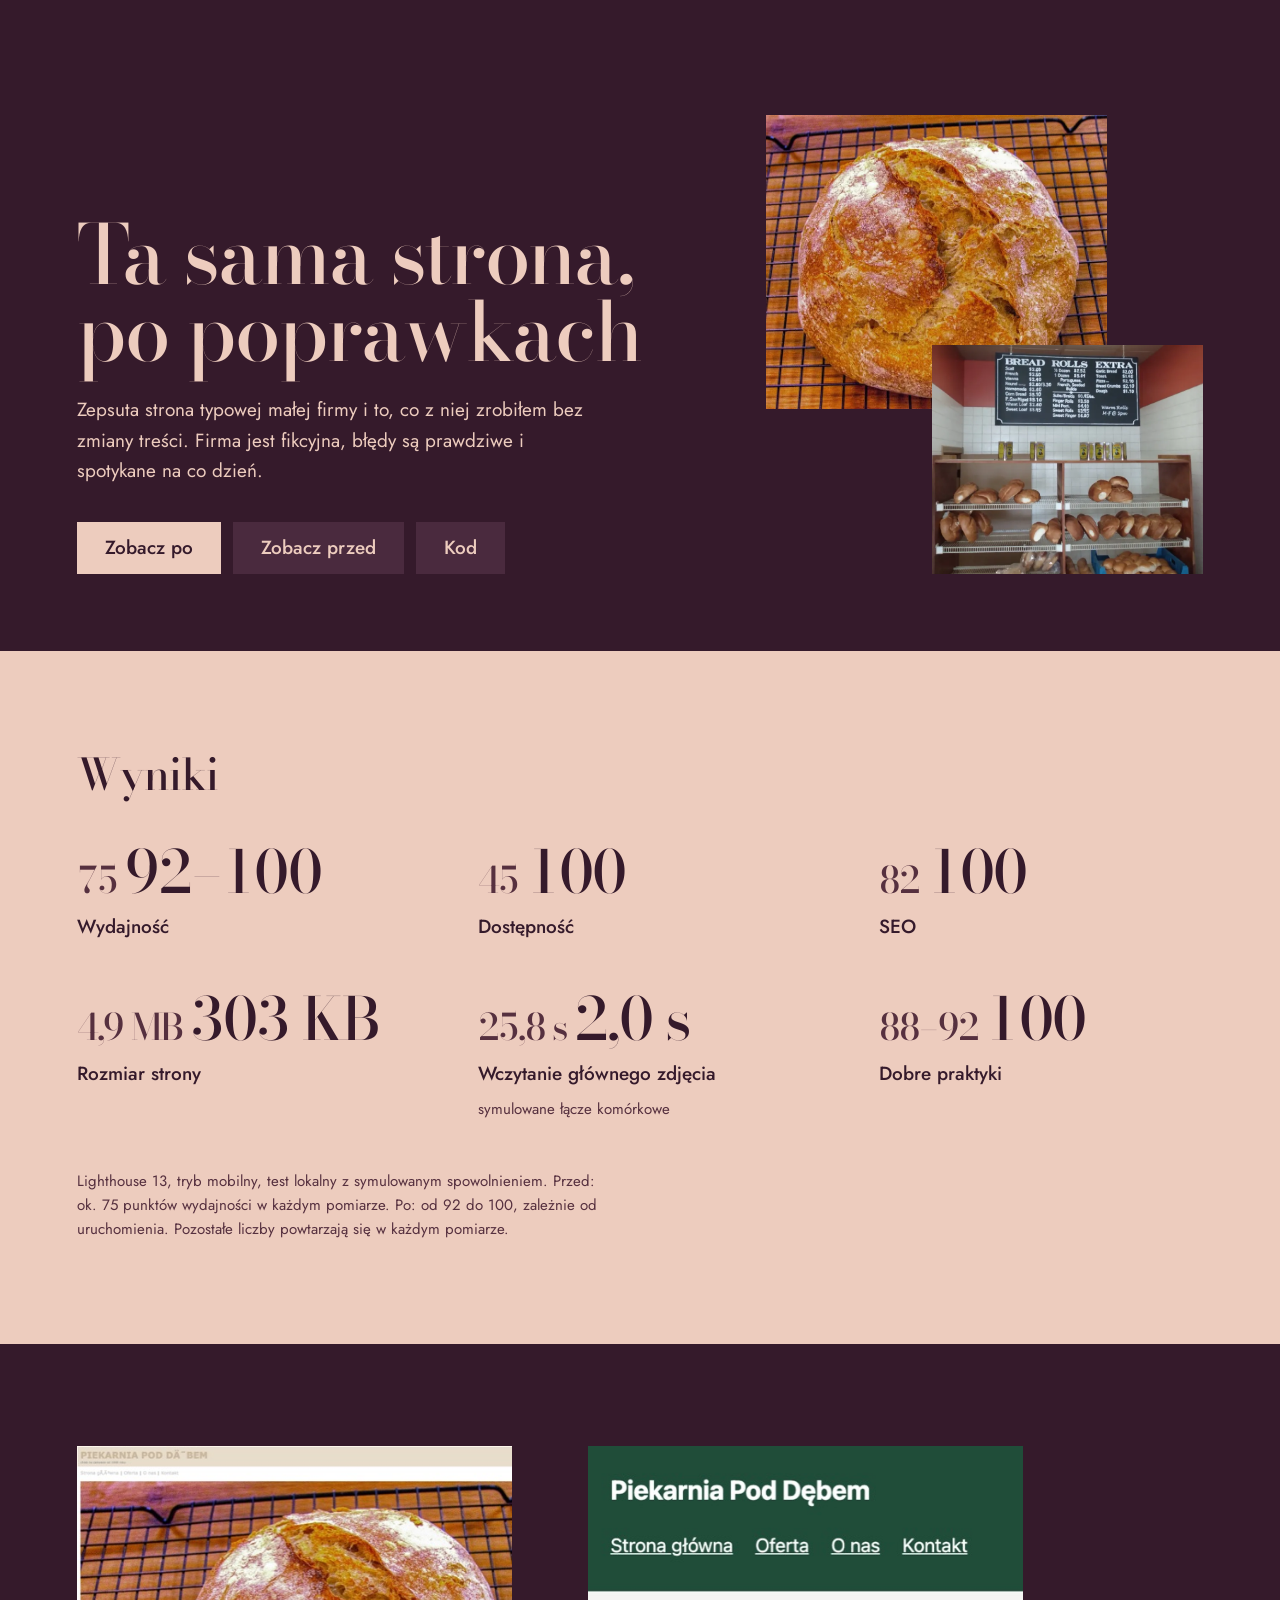
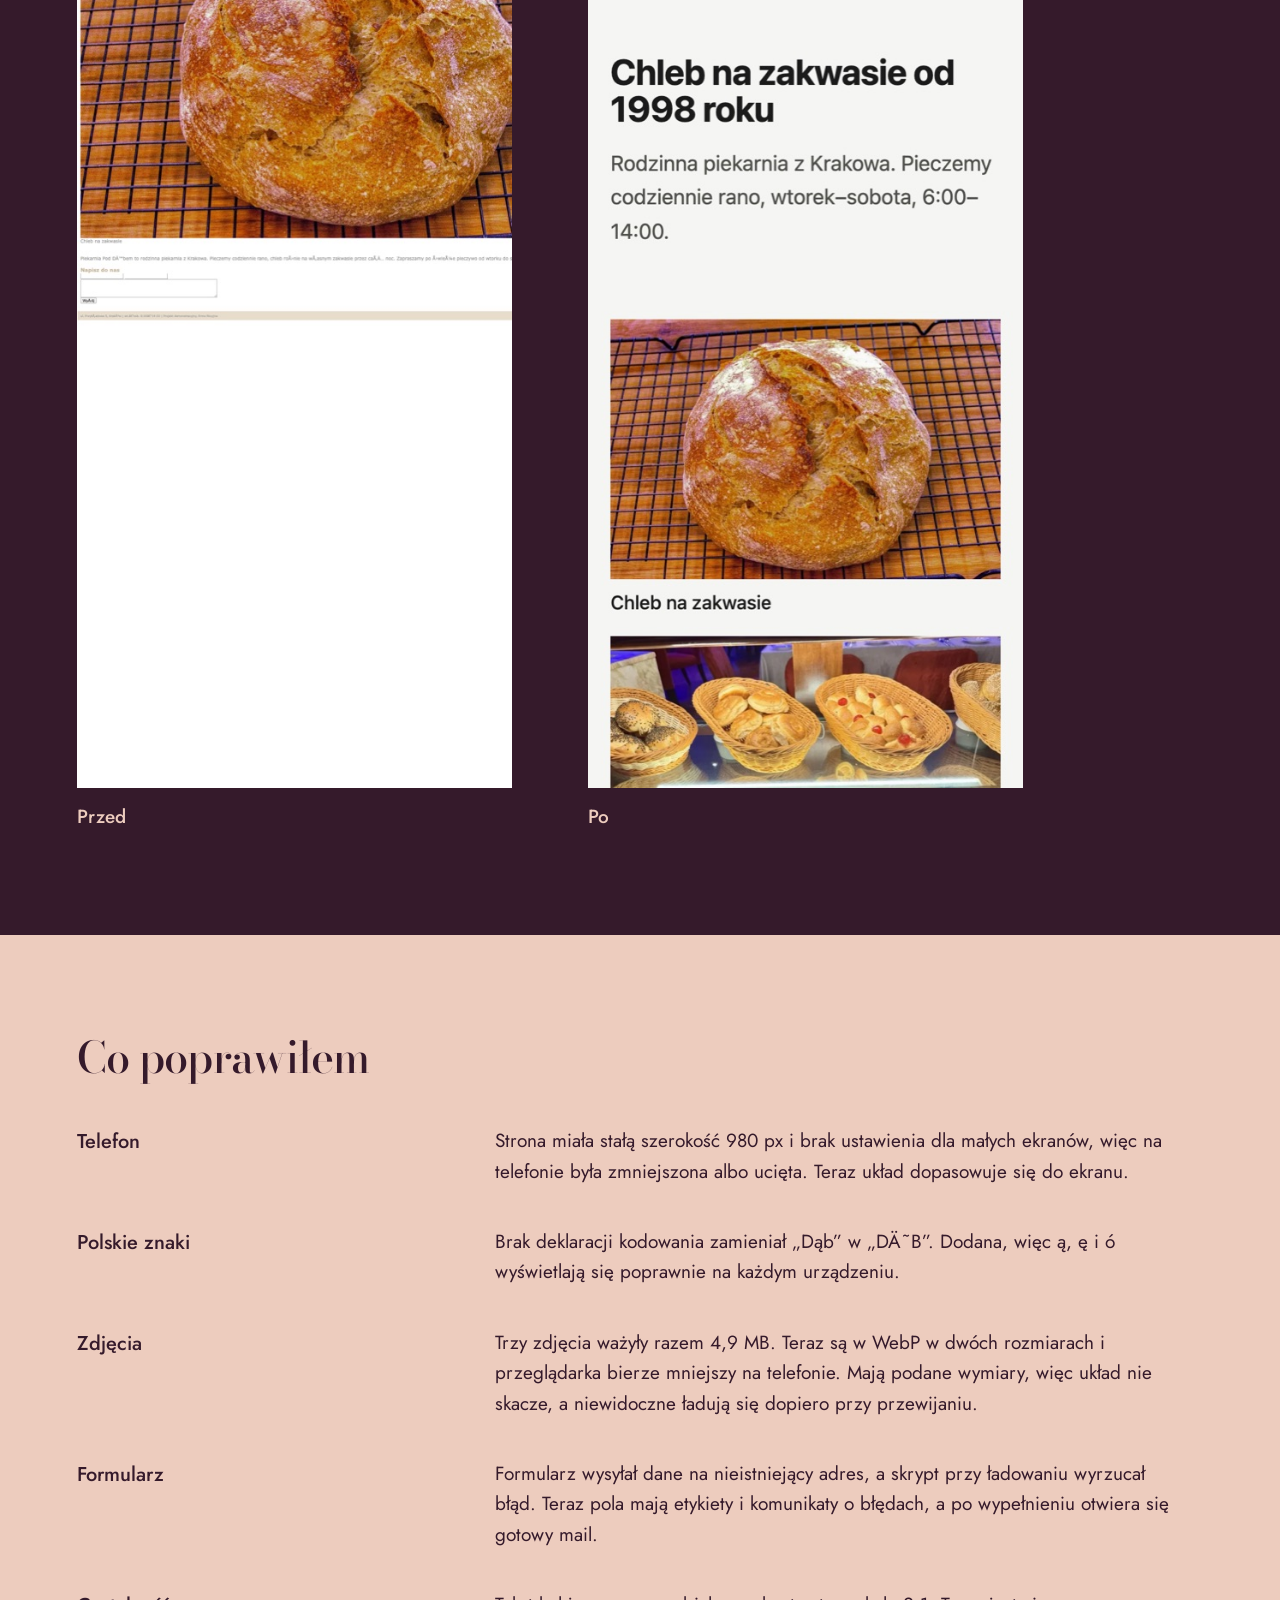
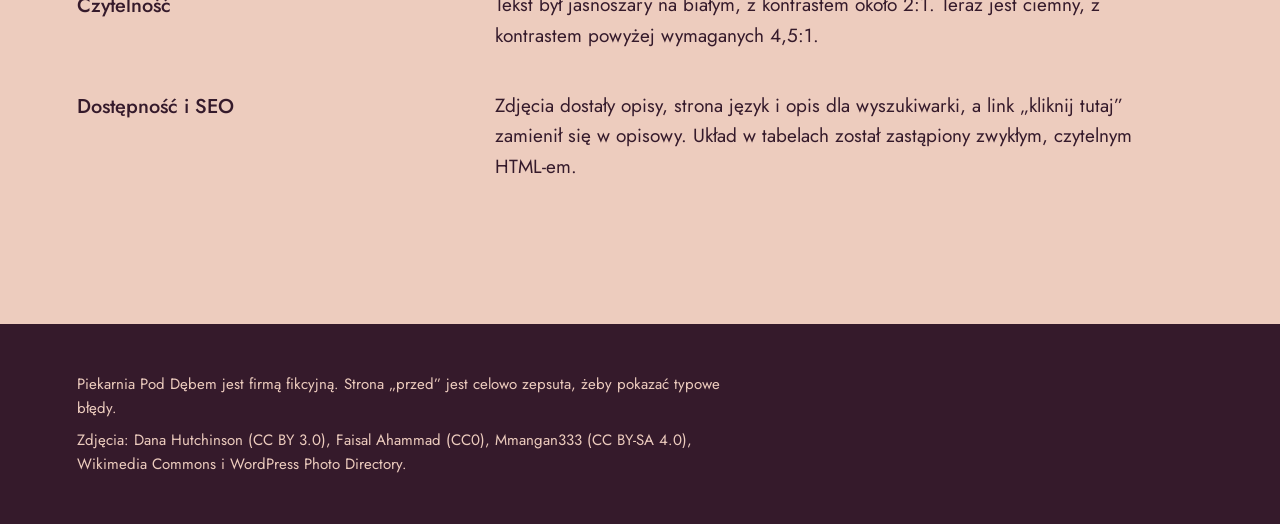
<file: index.html>
<!DOCTYPE html>
<html lang="pl">
<head>
<meta charset="utf-8">
<meta name="viewport" content="width=device-width, initial-scale=1">
<title>Poprawki strony: przed i po — piekarnia, projekt demonstracyjny</title>
<meta name="description" content="Zepsuta strona małej firmy i ta sama po poprawkach: wyniki Lighthouse, rozmiar strony, lista napraw. Projekt demonstracyjny, firma fikcyjna.">
<meta property="og:title" content="Poprawki strony: przed i po">
<meta property="og:description" content="Wydajność 75 → 92–100, dostępność 45 → 100, strona z 4,9 MB do 303 KB.">
<meta property="og:image" content="https://marven151.github.io/site-fix-demo/img/telefon-after.jpg">
<meta name="theme-color" content="#351a2b">
<link rel="icon" href="data:image/svg+xml,%3Csvg xmlns='http://www.w3.org/2000/svg' viewBox='0 0 32 32'%3E%3Crect width='32' height='32' fill='%23351a2b'/%3E%3Cpath d='M8 17l5 5 11-12' fill='none' stroke='%23edccbe' stroke-width='3'/%3E%3C/svg%3E">
<script>document.documentElement.classList.add('js')</script>
<link rel="preconnect" href="https://fonts.googleapis.com">
<link rel="preconnect" href="https://fonts.gstatic.com" crossorigin>
<link href="https://fonts.googleapis.com/css2?family=Bodoni+Moda:opsz,wght@6..96,500&family=Jost:wght@400;500&display=swap" rel="stylesheet" media="print" onload="this.media='all'">
<noscript><link href="https://fonts.googleapis.com/css2?family=Bodoni+Moda:opsz,wght@6..96,500&family=Jost:wght@400;500&display=swap" rel="stylesheet"></noscript>
<style>
:root{--bg:#edccbe;--tone:#e3b9a8;--ink:#351a2b;--ink2:#4a2a3e;--muted:#56303f;--m:clamp(20px,6vw,96px);--display:'Bodoni Moda',Georgia,serif;--text:'Jost',system-ui,sans-serif;--ease:cubic-bezier(.16,1,.3,1)}
*{box-sizing:border-box}
html{scroll-behavior:smooth}
body{margin:0;background:var(--ink);color:var(--bg);font:400 clamp(1.0625rem,1rem + .25vw,1.1875rem)/1.6 var(--text);-webkit-font-smoothing:antialiased}
h1,h2,h3,p,ul,ol,dl,dd,figure{margin:0}
a{color:inherit}
img{display:block;max-width:100%;height:auto}
:focus-visible{outline:2px solid currentColor;outline-offset:3px}
::selection{background:var(--bg);color:var(--ink)}
.display{font-family:var(--display);font-weight:500;letter-spacing:-.02em;line-height:.95}
.btn{display:inline-flex;align-items:center;min-height:52px;padding:0 28px;background:var(--bg);color:var(--ink);font-weight:500;text-decoration:none;transition:background .2s,color .2s}
.btn:hover{background:#fff}
.btn.o{background:var(--ink2);color:var(--bg)}
.btn.o:hover{background:var(--bg);color:var(--ink)}
header{padding:clamp(56px,9vw,140px) var(--m) clamp(48px,6vw,96px);display:grid;grid-template-columns:minmax(0,7fr) minmax(0,5fr);gap:var(--m);align-items:end}
.ph{position:relative;aspect-ratio:1/1.05}
.ph img{position:absolute;object-fit:cover}
.ph .a{left:0;top:0;width:78%;height:64%}
.ph .b{right:0;bottom:0;width:62%;height:50%}
header h1{font-size:clamp(2.5rem,6.4vw,6rem);max-width:14ch}
header p{margin-top:24px;max-width:46ch;color:var(--bg)}
.acts{display:flex;gap:12px;flex-wrap:wrap;margin-top:36px}
.nums{background:var(--bg);color:var(--ink);padding:clamp(64px,8vw,128px) var(--m)}
.nums h2{font-size:clamp(2rem,3.4vw,3rem);margin-bottom:48px}
.grid{display:grid;grid-template-columns:repeat(3,1fr);gap:48px var(--m)}
.m .l{font-weight:500;margin-top:10px}
.m .v{font-family:var(--display);font-weight:500;font-size:clamp(2.25rem,4.6vw,4.25rem);letter-spacing:-.03em;line-height:1;font-variant-numeric:tabular-nums}
.m .v span{display:inline-block;color:var(--muted);font-size:.62em;margin-right:.2em}
.m .a{display:block;margin-bottom:6px}
.m small{display:block;margin-top:8px;font-family:var(--text);font-size:.9375rem;letter-spacing:0;color:var(--muted)}
.note{margin-top:48px;max-width:60ch;font-size:.9375rem;color:var(--muted)}
.shots{padding:clamp(64px,8vw,128px) var(--m);display:grid;grid-template-columns:1fr 1fr;gap:var(--m);max-width:1100px}
.shots figure img{width:100%;background:var(--ink2)}
.shots figcaption{padding-top:14px;font-weight:500}
.list{background:var(--bg);color:var(--ink);padding:clamp(64px,8vw,128px) var(--m)}
.list h2{font-size:clamp(2rem,3.4vw,3rem);margin-bottom:48px}
.fix{display:grid;grid-template-columns:minmax(0,1fr) minmax(0,2fr);gap:8px var(--m);max-width:1100px;margin-bottom:40px}
.fix h3{font-weight:500;font-size:1.25rem}
.fix p{color:var(--ink)}
.fix p b{font-weight:500}
footer{padding:48px var(--m);font-size:.9375rem;max-width:90ch}
footer p+p{margin-top:8px}
@media (prefers-reduced-motion:no-preference){
  .js [data-reveal]{opacity:0;transform:translateY(24px);transition:opacity .7s var(--ease),transform .9s var(--ease);transition-delay:calc(var(--d,0) * 70ms)}
  .js [data-reveal].is-in{opacity:1;transform:none}
}
@media (max-width:900px){header{display:block}.ph{margin-top:40px;max-width:480px}}
@media (max-width:760px){.grid{grid-template-columns:1fr}.shots{grid-template-columns:1fr}.fix{grid-template-columns:1fr;gap:4px}}
</style>
</head>
<body>
<header>
  <div class="txt">
  <h1 class="display">Ta sama strona, po poprawkach</h1>
  <p>Zepsuta strona typowej małej firmy i to, co z niej zrobiłem bez zmiany treści. Firma jest fikcyjna, błędy są prawdziwe i spotykane na co dzień.</p>
  <div class="acts"><a class="btn" href="after/">Zobacz po</a><a class="btn o" href="before/">Zobacz przed</a><a class="btn o" href="https://github.com/Marven151/site-fix-demo">Kod</a></div>
  </div>
  <div class="ph" aria-hidden="true"><img class="a" src="after/img/chleb-960.webp" alt="" width="960" height="640" fetchpriority="high"><img class="b" src="after/img/witryna-960.webp" alt="" width="960" height="650"></div>
</header>

<main>
<section class="nums" aria-labelledby="h-nums">
  <h2 class="display" id="h-nums" data-reveal>Wyniki</h2>
  <div class="grid">
    <div class="m" data-reveal><p class="v"><span>75</span>92–100</p><p class="l">Wydajność</p></div>
    <div class="m" data-reveal style="--d:1"><p class="v"><span>45</span>100</p><p class="l">Dostępność</p></div>
    <div class="m" data-reveal style="--d:2"><p class="v"><span>82</span>100</p><p class="l">SEO</p></div>
    <div class="m" data-reveal style="--d:3"><p class="v"><span>4,9 MB</span>303 KB</p><p class="l">Rozmiar strony</p></div>
    <div class="m" data-reveal style="--d:4"><p class="v"><span>25,8 s</span>2,0 s</p><p class="l">Wczytanie głównego zdjęcia</p><small>symulowane łącze komórkowe</small></div>
    <div class="m" data-reveal style="--d:5"><p class="v"><span>88–92</span>100</p><p class="l">Dobre praktyki</p></div>
  </div>
  <p class="note">Lighthouse 13, tryb mobilny, test lokalny z symulowanym spowolnieniem. Przed: ok. 75 punktów wydajności w każdym pomiarze. Po: od 92 do 100, zależnie od uruchomienia. Pozostałe liczby powtarzają się w każdym pomiarze.</p>
</section>

<section class="shots" aria-label="Strona na telefonie">
  <figure data-reveal><img src="img/telefon-before.jpg" alt="Strona przed poprawkami na telefonie: ogromne zdjęcie, polskie znaki zamienione w krzaki, mały szary tekst" width="780" height="1688" loading="lazy"><figcaption>Przed</figcaption></figure>
  <figure data-reveal style="--d:2"><img src="img/telefon-after.jpg" alt="Strona po poprawkach na telefonie: czytelny nagłówek, zdjęcia i menu" width="780" height="1688" loading="lazy"><figcaption>Po</figcaption></figure>
</section>

<section class="list" aria-labelledby="h-fix">
  <h2 class="display" id="h-fix" data-reveal>Co poprawiłem</h2>
  <div class="fix" data-reveal><h3>Telefon</h3><p>Strona miała stałą szerokość 980 px i brak ustawienia dla małych ekranów, więc na telefonie była zmniejszona albo ucięta. Teraz układ dopasowuje się do ekranu.</p></div>
  <div class="fix" data-reveal><h3>Polskie znaki</h3><p>Brak deklaracji kodowania zamieniał „Dąb” w „DÄ˜B”. Dodana, więc ą, ę i ó wyświetlają się poprawnie na każdym urządzeniu.</p></div>
  <div class="fix" data-reveal><h3>Zdjęcia</h3><p>Trzy zdjęcia ważyły razem 4,9 MB. Teraz są w WebP w dwóch rozmiarach i przeglądarka bierze mniejszy na telefonie. Mają podane wymiary, więc układ nie skacze, a niewidoczne ładują się dopiero przy przewijaniu.</p></div>
  <div class="fix" data-reveal><h3>Formularz</h3><p>Formularz wysyłał dane na nieistniejący adres, a skrypt przy ładowaniu wyrzucał błąd. Teraz pola mają etykiety i komunikaty o błędach, a po wypełnieniu otwiera się gotowy mail.</p></div>
  <div class="fix" data-reveal><h3>Czytelność</h3><p>Tekst był jasnoszary na białym, z kontrastem około 2:1. Teraz jest ciemny, z kontrastem powyżej wymaganych 4,5:1.</p></div>
  <div class="fix" data-reveal><h3>Dostępność i SEO</h3><p>Zdjęcia dostały opisy, strona język i opis dla wyszukiwarki, a link „kliknij tutaj” zamienił się w opisowy. Układ w tabelach został zastąpiony zwykłym, czytelnym HTML-em.</p></div>
</section>
</main>

<footer>
  <p>Piekarnia Pod Dębem jest firmą fikcyjną. Strona „przed” jest celowo zepsuta, żeby pokazać typowe błędy.</p>
  <p>Zdjęcia: Dana Hutchinson (CC BY 3.0), Faisal Ahammad (CC0), Mmangan333 (CC BY-SA 4.0), Wikimedia Commons i WordPress Photo Directory.</p>
</footer>
<script>
var els=document.querySelectorAll('[data-reveal]');
if('IntersectionObserver' in window){var io=new IntersectionObserver(function(es){es.forEach(function(e){if(e.isIntersecting){e.target.classList.add('is-in');io.unobserve(e.target)}})},{threshold:.1});els.forEach(function(e){io.observe(e)})}else els.forEach(function(e){e.classList.add('is-in')});
</script>
</body>
</html>
</file>
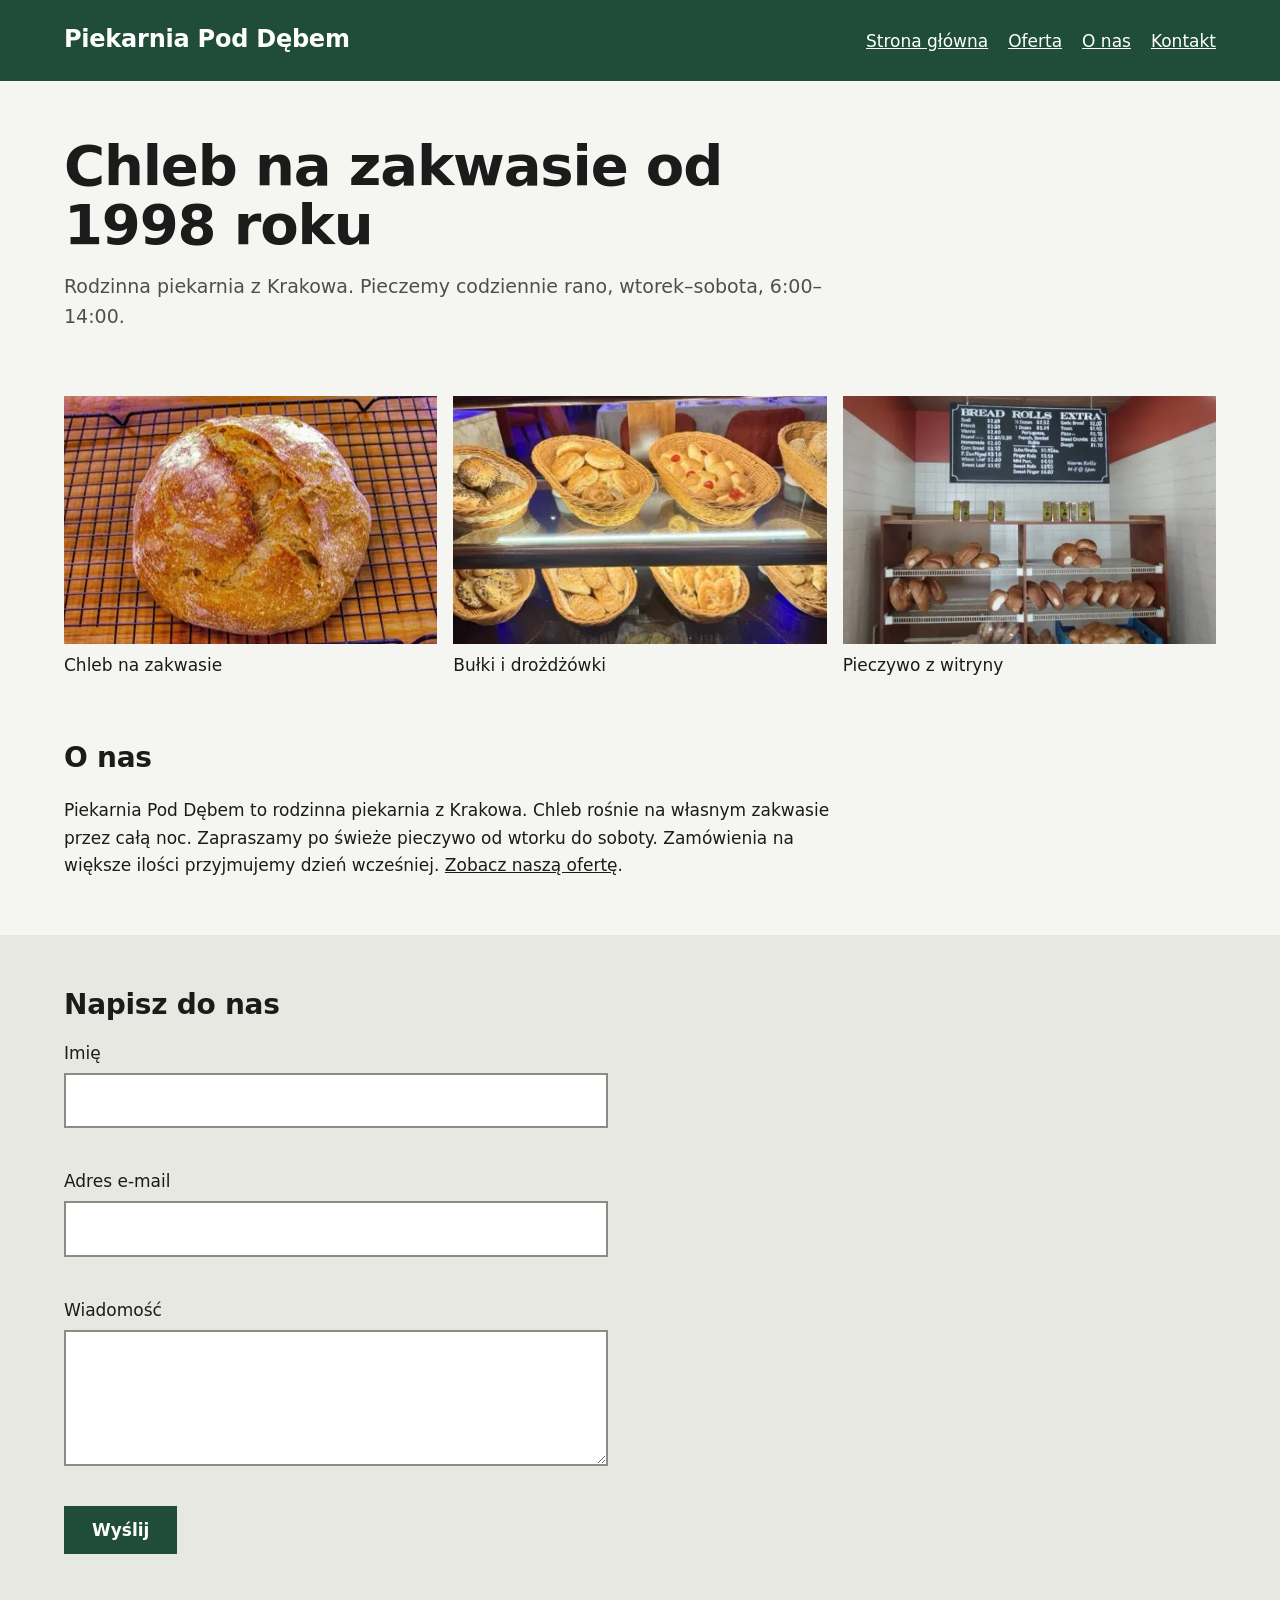
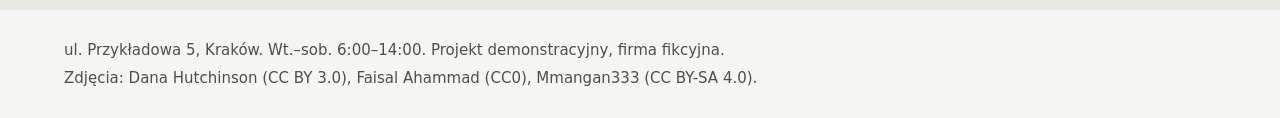
<file: after/index.html>
<!DOCTYPE html>
<html lang="pl">
<head>
<meta charset="utf-8">
<meta name="viewport" content="width=device-width, initial-scale=1">
<title>Piekarnia Pod Dębem — chleb na zakwasie, Kraków</title>
<meta name="description" content="Rodzinna piekarnia z Krakowa. Chleb na zakwasie, bułki i drożdżówki, pieczone codziennie rano. Wtorek–sobota, 6:00–14:00. Firma fikcyjna, projekt demonstracyjny.">
<link rel="icon" href="data:image/svg+xml,%3Csvg xmlns='http://www.w3.org/2000/svg' viewBox='0 0 32 32'%3E%3Crect width='32' height='32' fill='%231f4d3a'/%3E%3Cpath d='M6 22c0-6 4-11 10-11s10 5 10 11z' fill='%23f5f5f2'/%3E%3C/svg%3E">
<style>
:root{--bg:#f5f5f2;--ink:#1b1b1b;--muted:#4f4f4a;--accent:#1f4d3a;--tone:#e8e8e2;--m:clamp(20px,5vw,64px)}
*{box-sizing:border-box}
body{margin:0;background:var(--bg);color:var(--ink);font:400 1.0625rem/1.6 system-ui,-apple-system,"Segoe UI",Roboto,sans-serif}
img{display:block;max-width:100%;height:auto}
a{color:inherit}
:focus-visible{outline:3px solid var(--accent);outline-offset:3px}
header{background:var(--accent);color:#fff;padding:20px var(--m);display:flex;flex-wrap:wrap;gap:12px 32px;align-items:baseline;justify-content:space-between}
header strong{font-size:1.5rem;letter-spacing:-.01em}
nav{display:flex;gap:20px;flex-wrap:wrap}
nav a{padding:6px 0}
main{padding:0 var(--m)}
.hero{padding:56px 0 32px;max-width:48rem}
h1{font-size:clamp(2rem,5vw,3.5rem);line-height:1.05;margin:0 0 16px;letter-spacing:-.02em}
.hero p{margin:0;color:var(--muted);font-size:1.1875rem}
.photos{display:grid;grid-template-columns:repeat(auto-fit,minmax(min(100%,280px),1fr));gap:16px;margin:32px 0 56px}
figure{margin:0}
figure img{width:100%;aspect-ratio:3/2;object-fit:cover;background:var(--tone)}
figcaption{padding-top:8px;font-weight:500}
.about{max-width:48rem;margin-bottom:56px}
.about h2,.contact h2{font-size:1.75rem;margin:0 0 12px;letter-spacing:-.01em}
.contact{background:var(--tone);margin:0 calc(var(--m) * -1);padding:48px var(--m) 56px}
form{display:grid;gap:16px;max-width:34rem}
label{display:grid;gap:6px;font-weight:500}
input,textarea{font:inherit;padding:12px 14px;border:2px solid #8c8c85;background:#fff;color:var(--ink);border-radius:0;width:100%}
input[aria-invalid=true],textarea[aria-invalid=true]{border-color:#a1260d}
.err{color:#a1260d;font-weight:500;min-height:1.2em;font-size:.9375rem}
button{font:inherit;font-weight:600;min-height:48px;padding:0 28px;background:var(--accent);color:#fff;border:0;cursor:pointer;justify-self:start}
button:hover{background:#163a2b}
.ok{padding:16px;background:var(--accent);color:#fff;max-width:34rem}
footer{padding:24px var(--m);font-size:.9375rem;color:var(--muted)}
footer p{margin:4px 0}
</style>
</head>
<body>
<header>
  <strong>Piekarnia Pod Dębem</strong>
  <nav aria-label="Główne"><a href="#">Strona główna</a><a href="#oferta">Oferta</a><a href="#o-nas">O nas</a><a href="#kontakt">Kontakt</a></nav>
</header>
<main>
  <section class="hero">
    <h1>Chleb na zakwasie od 1998 roku</h1>
    <p>Rodzinna piekarnia z Krakowa. Pieczemy codziennie rano, wtorek–sobota, 6:00–14:00.</p>
  </section>
  <section class="photos" id="oferta" aria-label="Oferta">
    <figure><img src="img/chleb-960.webp" srcset="img/chleb-480.webp 480w, img/chleb-960.webp 960w" sizes="(min-width:900px) 30vw, 100vw" width="960" height="640" alt="Bochenek chleba na zakwasie z chrupiącą skórką" fetchpriority="high"><figcaption>Chleb na zakwasie</figcaption></figure>
    <figure><img src="img/bulki-960.webp" srcset="img/bulki-480.webp 480w, img/bulki-960.webp 960w" sizes="(min-width:900px) 30vw, 100vw" width="960" height="540" alt="Półka z bułkami, część z ziarnami i polewą" loading="lazy"><figcaption>Bułki i drożdżówki</figcaption></figure>
    <figure><img src="img/witryna-960.webp" srcset="img/witryna-480.webp 480w, img/witryna-960.webp 960w" sizes="(min-width:900px) 30vw, 100vw" width="960" height="650" alt="Witryna piekarni z pieczywem" loading="lazy"><figcaption>Pieczywo z witryny</figcaption></figure>
  </section>
  <section class="about" id="o-nas">
    <h2>O nas</h2>
    <p>Piekarnia Pod Dębem to rodzinna piekarnia z Krakowa. Chleb rośnie na własnym zakwasie przez całą noc. Zapraszamy po świeże pieczywo od wtorku do soboty. Zamówienia na większe ilości przyjmujemy dzień wcześniej. <a href="#oferta">Zobacz naszą ofertę</a>.</p>
  </section>
  <section class="contact" id="kontakt" aria-labelledby="h-kontakt">
    <h2 id="h-kontakt">Napisz do nas</h2>
    <form id="formularz" novalidate>
      <label>Imię<input type="text" name="imie" autocomplete="given-name" required><span class="err" data-for="imie"></span></label>
      <label>Adres e-mail<input type="email" name="mail" autocomplete="email" required><span class="err" data-for="mail"></span></label>
      <label>Wiadomość<textarea name="tresc" rows="4" required></textarea><span class="err" data-for="tresc"></span></label>
      <button type="submit">Wyślij</button>
      <div class="ok" id="ok" role="status" hidden>Dziękujemy, wiadomość gotowa do wysłania w programie pocztowym. To strona demonstracyjna, nic nie jest wysyłane automatycznie.</div>
    </form>
  </section>
</main>
<footer>
  <p>ul. Przykładowa 5, Kraków. Wt.–sob. 6:00–14:00. Projekt demonstracyjny, firma fikcyjna.</p>
  <p>Zdjęcia: Dana Hutchinson (CC BY 3.0), Faisal Ahammad (CC0), Mmangan333 (CC BY-SA 4.0).</p>
</footer>
<script>
(function(){
  var f=document.getElementById("formularz"),ok=document.getElementById("ok");
  var msg={imie:"Podaj imię.",mail:"Podaj poprawny adres e-mail.",tresc:"Napisz wiadomość."};
  function check(el){var e=f.querySelector('[data-for="'+el.name+'"]');var v=el.checkValidity();e.textContent=v?"":msg[el.name];if(v)el.removeAttribute("aria-invalid");else el.setAttribute("aria-invalid","true");return v}
  f.addEventListener("submit",function(ev){
    ev.preventDefault();
    var all=true;f.querySelectorAll("input,textarea").forEach(function(el){if(!check(el))all=false});
    if(!all){var bad=f.querySelector('[aria-invalid="true"]');if(bad)bad.focus();ok.hidden=true;return}
    var d=new FormData(f);
    location.href="mailto:zamowienia@pod-debem.example?subject="+encodeURIComponent("Wiadomość ze strony")+"&body="+encodeURIComponent("Imię: "+d.get("imie")+"\nE-mail: "+d.get("mail")+"\n\n"+d.get("tresc"));
    ok.hidden=false;
  });
})();
</script>
</body>
</html>
</file>
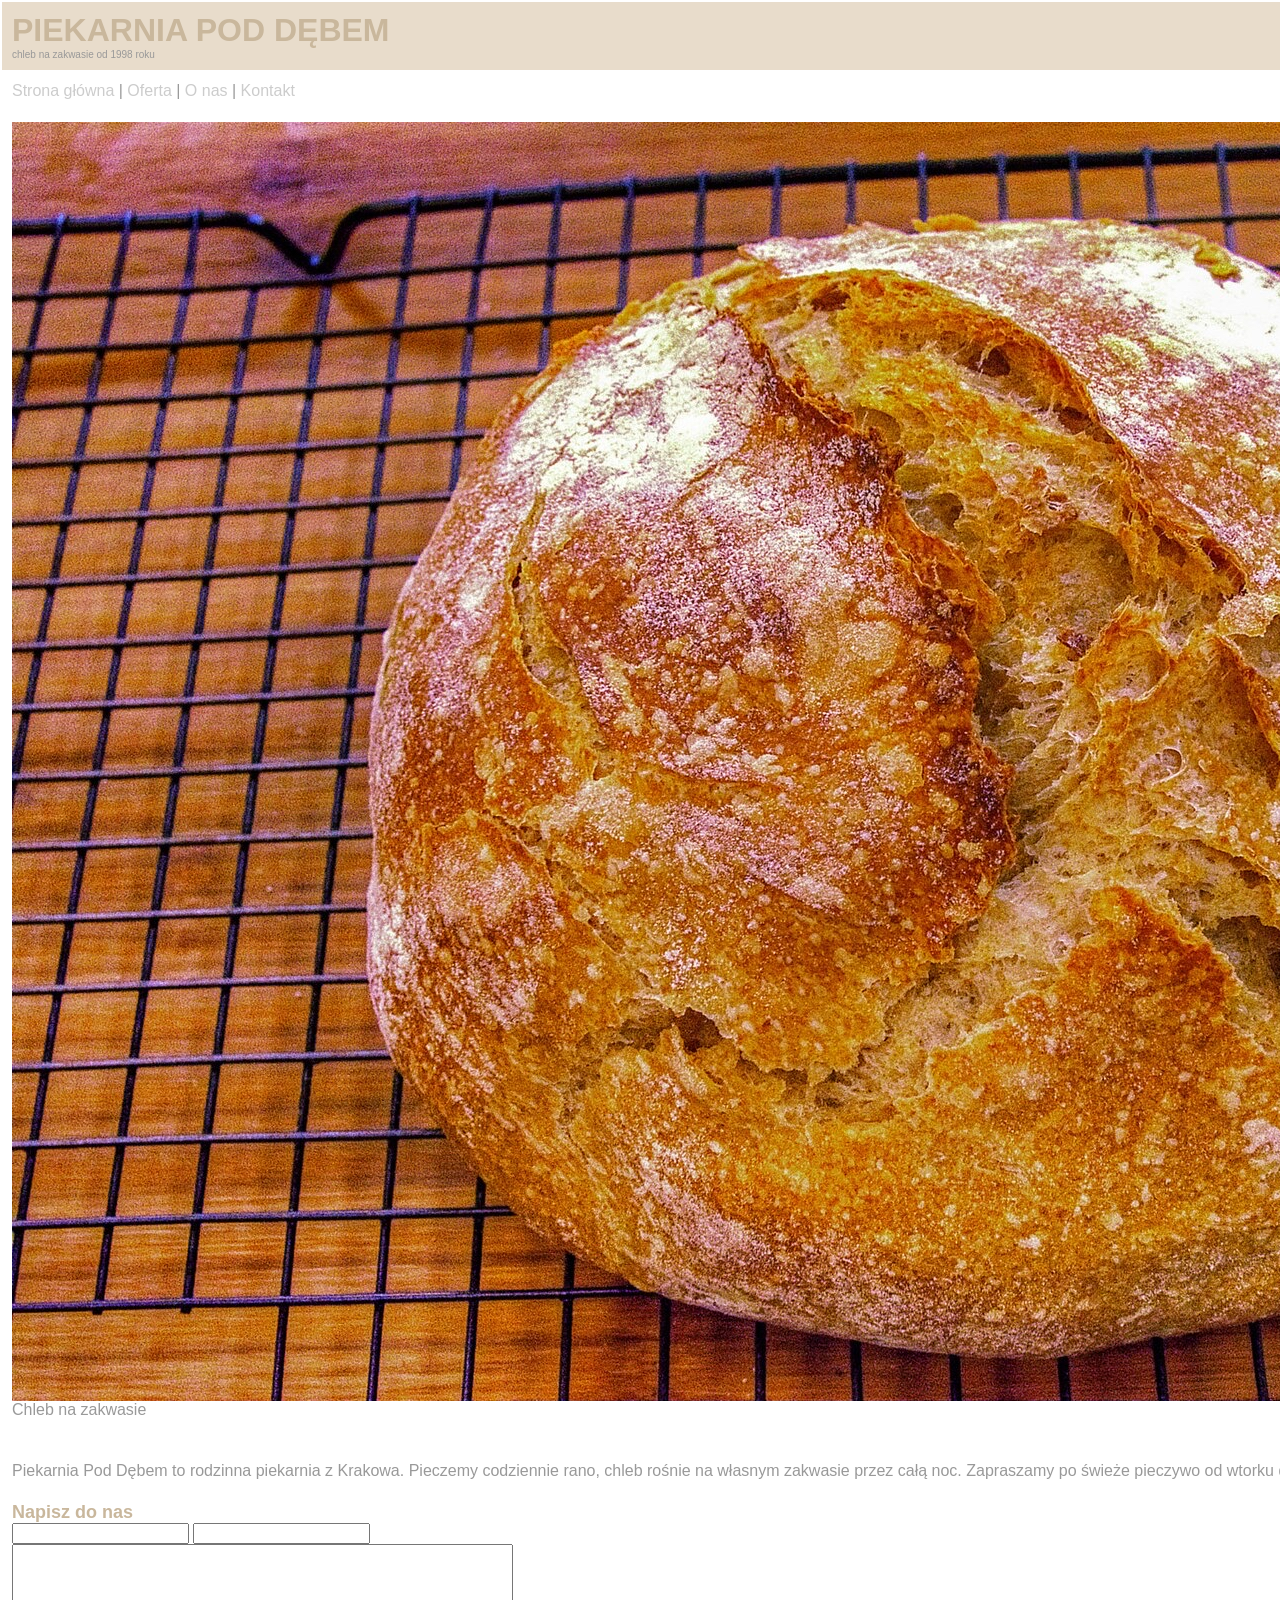
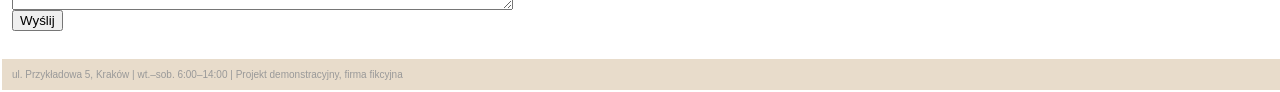
<file: before/index.html>
<html>
<head>
<title>Piekarnia</title>
<style>@import url("old.css");</style>
</head>
<body bgcolor="#ffffff">
<table width="980" align="center" cellpadding="10">
<tr><td colspan="3" bgcolor="#e8dccb"><font size="6" color="#c9b79c"><b>PIEKARNIA POD DĘBEM</b></font><br><font size="1">chleb na zakwasie od 1998 roku</font></td></tr>
<tr><td colspan="3"><a href="#">Strona główna</a> | <a href="#">Oferta</a> | <a href="#">O nas</a> | <a href="#">Kontakt</a></td></tr>
<tr>
<td width="320"><img src="img/chleb.jpg"><br>Chleb na zakwasie</td>
<td width="320"><img src="img/bulki.jpg"><br>Bułki i drożdżówki</td>
<td width="320"><img src="img/witryna.jpg"><br>Pieczywo z witryny</td>
</tr>
<tr><td colspan="3">
Piekarnia Pod Dębem to rodzinna piekarnia z Krakowa. Pieczemy codziennie rano, chleb rośnie na własnym zakwasie przez całą noc. Zapraszamy po świeże pieczywo od wtorku do soboty. Zamówienia na większe ilości przyjmujemy dzień wcześniej. Więcej o naszej ofercie <a href="#">kliknij tutaj</a>.
</td></tr>
<tr><td colspan="3">
<font size="4" color="#c9b79c"><b>Napisz do nas</b></font>
<form action="send.php" method="post">
<input type="text" name="imie" size="20"> <input type="text" name="mail" size="20"><br>
<textarea name="tresc" cols="60" rows="4"></textarea><br>
<input type="submit" value="Wyślij">
</form>
</td></tr>
<tr><td colspan="3" bgcolor="#e8dccb"><font size="1">ul. Przykładowa 5, Kraków | wt.–sob. 6:00–14:00 | Projekt demonstracyjny, firma fikcyjna</font></td></tr>
</table>
<script>
document.getElementById("formularz").addEventListener("submit", function(e){ alert("Dziękujemy!"); });
</script>
</body>
</html>
</file>
